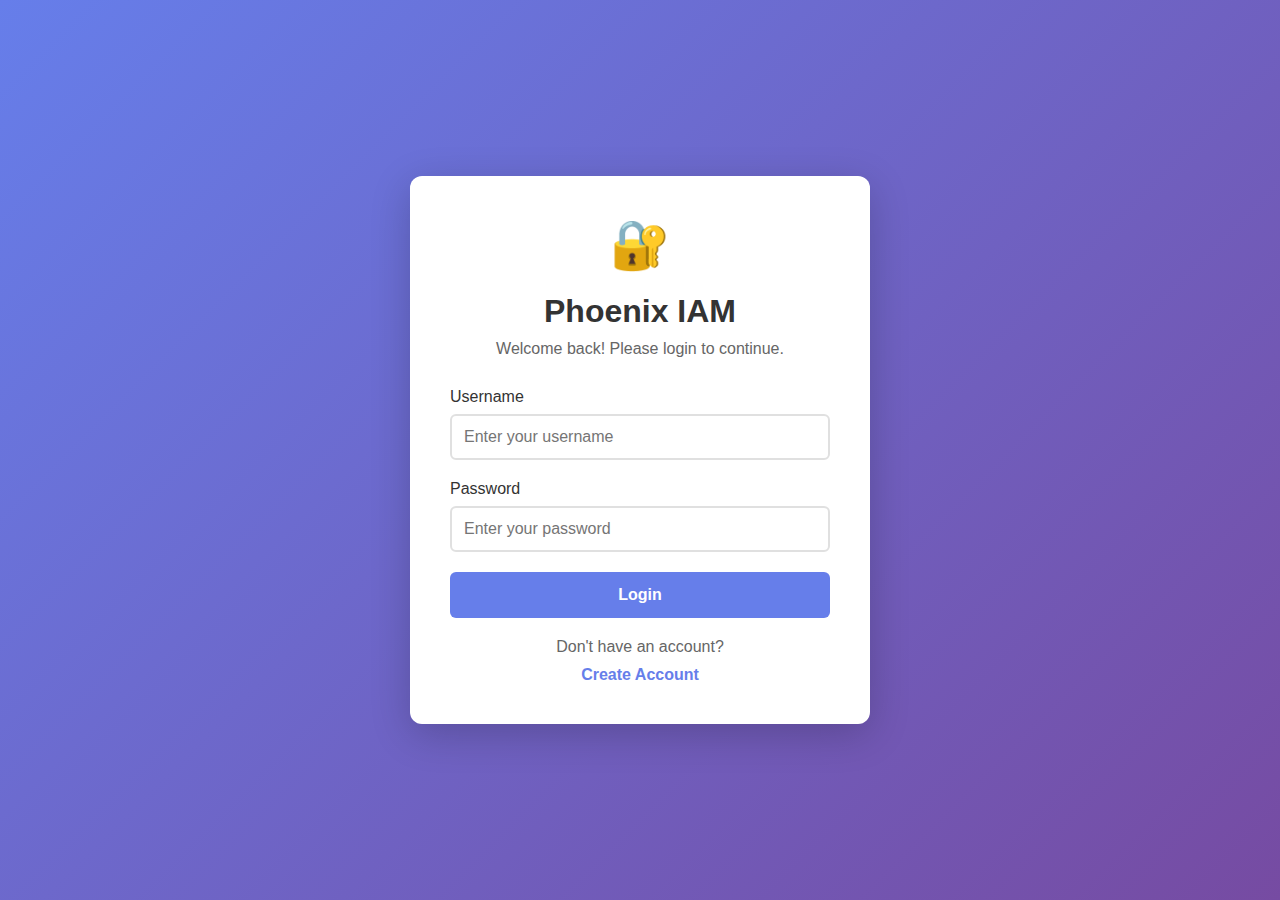
<file: target/phoenix-iam/index.html>
<!DOCTYPE html>
<html lang="en">
<head>
    <meta charset="UTF-8">
    <meta name="viewport" content="width=device-width, initial-scale=1.0">
    <title>�� Phoenix IAM</title>
    <link rel="stylesheet" href="styles.css">
    <link rel="manifest" href="manifest.json">
</head>
<body>
    <div class="login-container">
        <div class="login-card">
            <div class="logo">🔐</div>
            <h1>Phoenix IAM</h1>
            <p class="subtitle">Welcome back! Please login to continue.</p>

            <form id="loginForm">
                <div class="form-group">
                    <label for="username">Username</label>
                    <input type="text" id="username" placeholder="Enter your username" required autocomplete="username">
                </div>

                <div class="form-group">
                    <label for="password">Password</label>
                    <input type="password" id="password" placeholder="Enter your password" required autocomplete="current-password">
                </div>

                <div class="form-group" id="totp-group" style="display: none;">
                    <label for="totp">Authenticator Code</label>
                    <input type="text" id="totp" placeholder="000000" maxlength="6" pattern="[0-9]{6}" autocomplete="one-time-code" style="text-align: center; font-size: 20px; letter-spacing: 5px;">
                    <small>Enter the 6-digit code from your authenticator app</small>
                </div>

                <button type="submit" class="login-btn">Login</button>
            </form>

            <div id="error-message" class="error-message" style="display: none;"></div>

            <div class="footer">
                <p>Don't have an account?</p>
                <button type="button" id="toggleFormBtn" class="create-account-btn">Create Account</button>
            </div>
        </div>
    </div>

    <script src="js/app.js"></script>
</body>
</html>
</file>
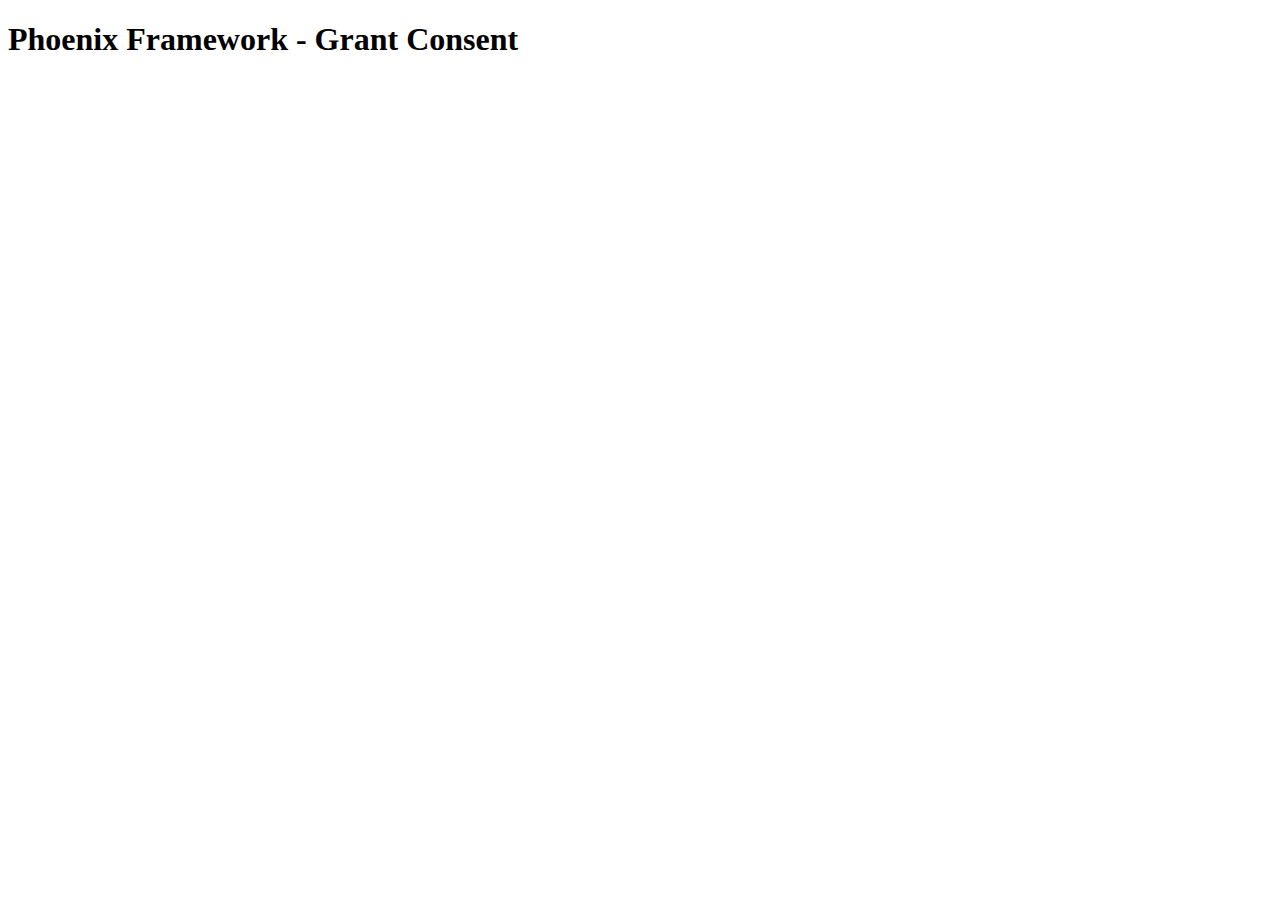
<file: target/classes/consent.html>
<!DOCTYPE html>
<html lang="en">
<head>
    <meta charset="UTF-8">
    <title>Phoenix Framework - Grant Consent</title>
</head>
<body>
    <h1>Phoenix Framework - Grant Consent</h1>
</body>
</html>
</file>
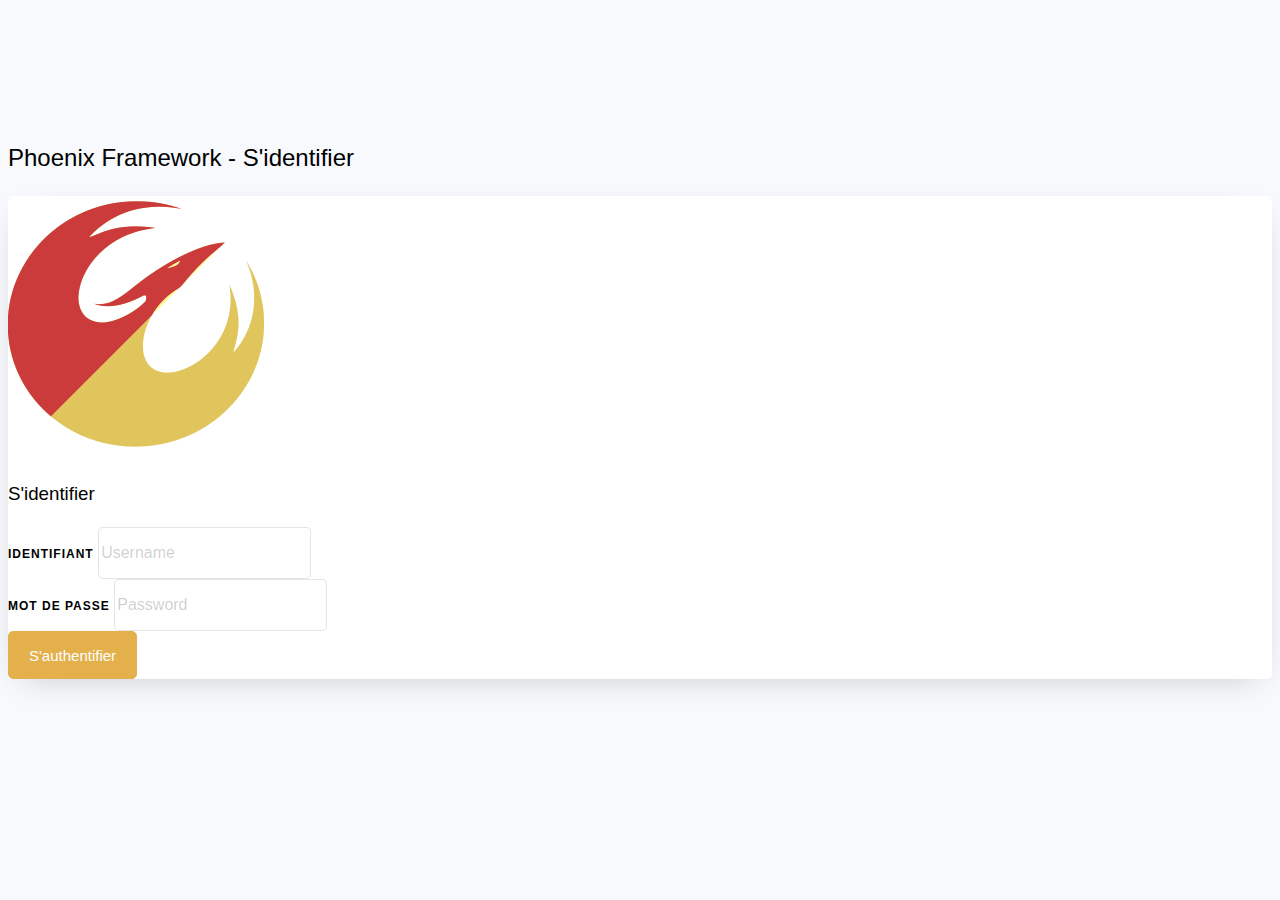
<file: target/classes/login.html>
<!doctype html>
<html lang="en">
<head>
    <meta charset="utf-8">
    <meta name="viewport" content="width=device-width, initial-scale=1">
    <title>Phoenix Framework - Sign In</title>
    <link href="https://cdn.jsdelivr.net/npm/bootstrap@5.2.3/dist/css/bootstrap.min.css" rel="stylesheet" integrity="sha384-rbsA2VBKQhggwzxH7pPCaAqO46MgnOM80zW1RWuH61DGLwZJEdK2Kadq2F9CUG65" crossorigin="anonymous">
    <style>
        body {
            font-family: "Lato", Arial, sans-serif;
            font-size: 16px;
            line-height: 1.8;
            font-weight: normal;
            background: #f8f9fd;
            color: gray; }

        a {
            -webkit-transition: .3s all ease;
            -o-transition: .3s all ease;
            transition: .3s all ease;
            color: #e3b04b; }
        a:hover, a:focus {
            text-decoration: none !important;
            outline: none !important;
            -webkit-box-shadow: none;
            box-shadow: none; }

        h1, h2, h3, h4, h5, h6{
            line-height: 1.5;
            font-weight: 400;
            font-family: "Lato", Arial, sans-serif;
            color: #000; }
        .ftco-section {
            padding: 7em 0; }
        .wrap {
            width: 100%;
            overflow: hidden;
            background: #fff;
            border-radius: 5px;
            -webkit-box-shadow: 0px 10px 34px -15px rgba(0, 0, 0, 0.24);
            -moz-box-shadow: 0px 10px 34px -15px rgba(0, 0, 0, 0.24);
            box-shadow: 0px 10px 34px -15px rgba(0, 0, 0, 0.24); }
        .login-wrap {
            width: 60%; }
        @media (max-width: 1024px) {
            .login-wrap {
                width: 100%; } }
        @media (max-width: 767.98px) {
            .wrap .img {
                height: 250px; } }

        .login-wrap {
            position: relative;
            background: #fff;
            background-font-weight: 300; }

        .form-group {
            position: relative; }
        .form-group .label {
            font-size: 12px;
            text-transform: uppercase;
            letter-spacing: 1px;
            color: #000;
            font-weight: 700; }
        .form-group a {
            color: gray; }

        .form-control {
            height: 48px;
            background: #fff;
            color: #000;
            font-size: 16px;
            border-radius: 5px;
            -webkit-box-shadow: none;
            box-shadow: none;
            border: 1px solid rgba(0, 0, 0, 0.1); }
        .form-control::-webkit-input-placeholder {
            /* Chrome/Opera/Safari */
            color: rgba(0, 0, 0, 0.2) !important; }
        .form-control::-moz-placeholder {
            /* Firefox 19+ */
            color: rgba(0, 0, 0, 0.2) !important; }
        .form-control:-ms-input-placeholder {
            /* IE 10+ */
            color: rgba(0, 0, 0, 0.2) !important; }
        .form-control:-moz-placeholder {
            /* Firefox 18- */
            color: rgba(0, 0, 0, 0.2) !important; }
        .form-control:focus, .form-control:active {
            outline: none !important;
            -webkit-box-shadow: none;
            box-shadow: none;
            border: 1px solid #e3b04b; }

        .social-media {
            position: relative;
            width: 100%; }
        .social-media .social-icon {
            display: block;
            width: 40px;
            height: 40px;
            background: transparent;
            border: 1px solid rgba(0, 0, 0, 0.05);
            font-size: 16px;
            margin-right: 5px;
            border-radius: 50%; }
        .social-media .social-icon span {
            color: #999999; }
        .social-media .social-icon:hover, .social-media .social-icon:focus {
            background: #e3b04b; }
        .social-media .social-icon:hover span, .social-media .social-icon:focus span {
            color: #fff; }

        .checkbox-wrap {
            display: block;
            position: relative;
            padding-left: 30px;
            margin-bottom: 12px;
            cursor: pointer;
            font-size: 16px;
            font-weight: 500;
            -webkit-user-select: none;
            -moz-user-select: none;
            -ms-user-select: none;
            user-select: none; }

        /* Hide the browser's default checkbox */
        .checkbox-wrap input {
            position: absolute;
            opacity: 0;
            cursor: pointer;
            height: 0;
            width: 0; }

        /* Create a custom checkbox */
        .checkmark {
            position: absolute;
            top: 0;
            left: 0; }

        /* Create the checkmark/indicator (hidden when not checked) */
        .checkmark:after {
            content: "\f0c8";
            font-family: "FontAwesome";
            position: absolute;
            color: rgba(0, 0, 0, 0.1);
            font-size: 20px;
            margin-top: -4px;
            -webkit-transition: 0.3s;
            -o-transition: 0.3s;
            transition: 0.3s; }
        @media (prefers-reduced-motion: reduce) {
            .checkmark:after {
                -webkit-transition: none;
                -o-transition: none;
                transition: none; } }

        /* Show the checkmark when checked */
        .checkbox-wrap input:checked ~ .checkmark:after {
            display: block;
            content: "\f14a";
            font-family: "FontAwesome";
            color: rgba(0, 0, 0, 0.2); }

        /* Style the checkmark/indicator */
        .checkbox-primary {
            color: #e3b04b; }
        .checkbox-primary input:checked ~ .checkmark:after {
            color: #e3b04b; }

        .btn {
            cursor: pointer;
            -webkit-box-shadow: none !important;
            box-shadow: none !important;
            font-size: 15px;
            padding: 10px 20px; }
        .btn:hover, .btn:active, .btn:focus {
            outline: none; }
        .btn.btn-primary {
            background: #e3b04b !important;
            border: 1px solid #e3b04b !important;
            color: #fff !important; }
        .btn.btn-primary:hover {
            border: 1px solid #e3b04b;
            background: transparent;
            color: #e3b04b; }
        .btn.btn-primary.btn-outline-primary {
            border: 1px solid #e3b04b;
            background: transparent;
            color: #e3b04b; }
        .btn.btn-primary.btn-outline-primary:hover {
            border: 1px solid transparent;
            background: #e3b04b;
            color: #fff; }
    </style>
    <script>
        function parseQueryString(string) {
            if(string == "") { return {}; }
            var segments = string.split("&").map(s => s.split("=") );
            var queryString = {};
            segments.forEach(s => queryString[s[0]] = s[1]);
            return queryString;
        }
        function base64ArrayBuffer(arrayBuffer) {
            let base64    = '';
            const encodings = 'ABCDEFGHIJKLMNOPQRSTUVWXYZabcdefghijklmnopqrstuvwxyz0123456789+/';

            let bytes         = new Uint8Array(arrayBuffer);
            let byteLength    = bytes.byteLength;
            let byteRemainder = byteLength % 3;
            let mainLength    = byteLength - byteRemainder;

            let a, b, c, d;
            let chunk;

            // Main loop deals with bytes in chunks of 3
            for (let i = 0; i < mainLength; i = i + 3) {
                // Combine the three bytes into a single integer
                chunk = (bytes[i] << 16) | (bytes[i + 1] << 8) | bytes[i + 2];

                // Use bitmasks to extract 6-bit segments from the triplet
                a = (chunk & 16515072) >> 18; // 16515072 = (2^6 - 1) << 18
                b = (chunk & 258048)   >> 12; // 258048   = (2^6 - 1) << 12
                c = (chunk & 4032)     >>  6; // 4032     = (2^6 - 1) << 6
                d = chunk & 63;               // 63       = 2^6 - 1

                // Convert the raw binary segments to the appropriate ASCII encoding
                base64 += encodings[a] + encodings[b] + encodings[c] + encodings[d];
            }

            // Deal with the remaining bytes and padding
            if (byteRemainder === 1) {
                chunk = bytes[mainLength];

                a = (chunk & 252) >> 2; // 252 = (2^6 - 1) << 2

                // Set the 4 least significant bits to zero
                b = (chunk & 3)   << 4; // 3   = 2^2 - 1

                base64 += encodings[a] + encodings[b] + '==';
            } else if (byteRemainder === 2) {
                chunk = (bytes[mainLength] << 8) | bytes[mainLength + 1];

                a = (chunk & 64512) >> 10; // 64512 = (2^6 - 1) << 10
                b = (chunk & 1008)  >>  4; // 1008  = (2^6 - 1) << 4

                // Set the 2 least significant bits to zero
                c = (chunk & 15)    <<  2; // 15    = 2^4 - 1

                base64 += encodings[a] + encodings[b] + encodings[c] + '=';
            }

            return base64;
        }


        /**
         * Use SHA-384: 384 bits = 48 bytes = 64 chars in Base64
         * @param username The username associated with the password
         * @param password The password for which we need to increase entropy
         * @returns {Promise<ArrayBuffer>}
         */
        function increaseEntropy(username,password) {
            const encoder = new window.TextEncoder();
            const data = encoder.encode(username+"@phoenix.xyz:"+password);
            return window.crypto.subtle.digest("SHA-384", data).then((hash)=>{
                return base64ArrayBuffer(hash);
            }).catch((error)=>{
                console.log(error);
            });
        }

        async function signIn(e){
            e.preventDefault();
            let loginForm = document.getElementById('signInForm');
            let payload = new FormData(loginForm);
            let pwd = await increaseEntropy(payload.get('username'),payload.get('password'));
            payload.set('password',pwd);
            let	myHeaders = new Headers();
            myHeaders.append("Content-Type", "application/x-www-form-urlencoded");
            let options = {
                method: 'POST',
                headers: myHeaders,
                mode: 'cors',
                cache: 'no-cache',
                credentials: 'same-origin',
                redirect: 'follow',
                body: new URLSearchParams(payload)
            };
            fetch(`${loginForm.action}`, options)
                .then(response => {
                    // HTTP See Other 303 response
                    if(response.redirected){
                        window.location = response.url;
                    }
                }).catch(function(err) {
                    console.info(err + " url: " + `${loginForm.action}`);
                });
        }
    </script>
</head>
<body>
<section class="ftco-section">
    <div class="container">
        <div class="row justify-content-center">
            <div class="col-md-6 text-center mb-5">
                <h2 class="heading-section">Phoenix Framework - S'identifier</h2>
            </div>
        </div>
        <div class="row justify-content-center">
            <div class="col-md-12 col-lg-10">
                <div class="wrap d-md-flex">
                    <div class="row text-center">
                        <img class="center-block" alt="" src="[data-uri]" />
                    </div>
                    <div class="login-wrap p-4 p-md-5">
                        <div class="d-flex">
                            <div class="w-100">
                                <h3 class="mb-4">S'identifier</h3>
                            </div>
                        </div>
                        <form method="post" action="login/authorization" class="signin-form needs-validation" id="signInForm" novalidate>
                            <div class="form-group mb-3">
                                <label class="label" for="username">Identifiant</label>
                                <input name="username" id="username" type="text" class="form-control" placeholder="Username" required="true"/>
                            </div>
                            <div class="form-group mb-3">
                                <label class="label" for="password">Mot de Passe</label>
                                <input id="password" name="password" type="password" class="form-control" placeholder="Password" required="true"/>
                            </div>
                            <div class="form-group">
                                <input type="hidden" id="signInId" name="signInId"/>
                                <button id="modeButton" type="submit" class="form-control btn btn-primary rounded submit px-3">S'authentifier</button>
                            </div>
                        </form>
                    </div>
                </div>
            </div>
        </div>
    </div>
</section>
<script>
    let q = parseQueryString(window.location.search.substring(1));
    let loginForm = document.getElementById('signInForm');
    let base = loginForm.getAttribute("action");
    loginForm.setAttribute("action",base+"?response_type="+q.response_type+"&code_challenge="+q.code_challenge+"&state="+q.state);
    loginForm.addEventListener('submit',signIn);
</script>
</body>
</html>
</file>
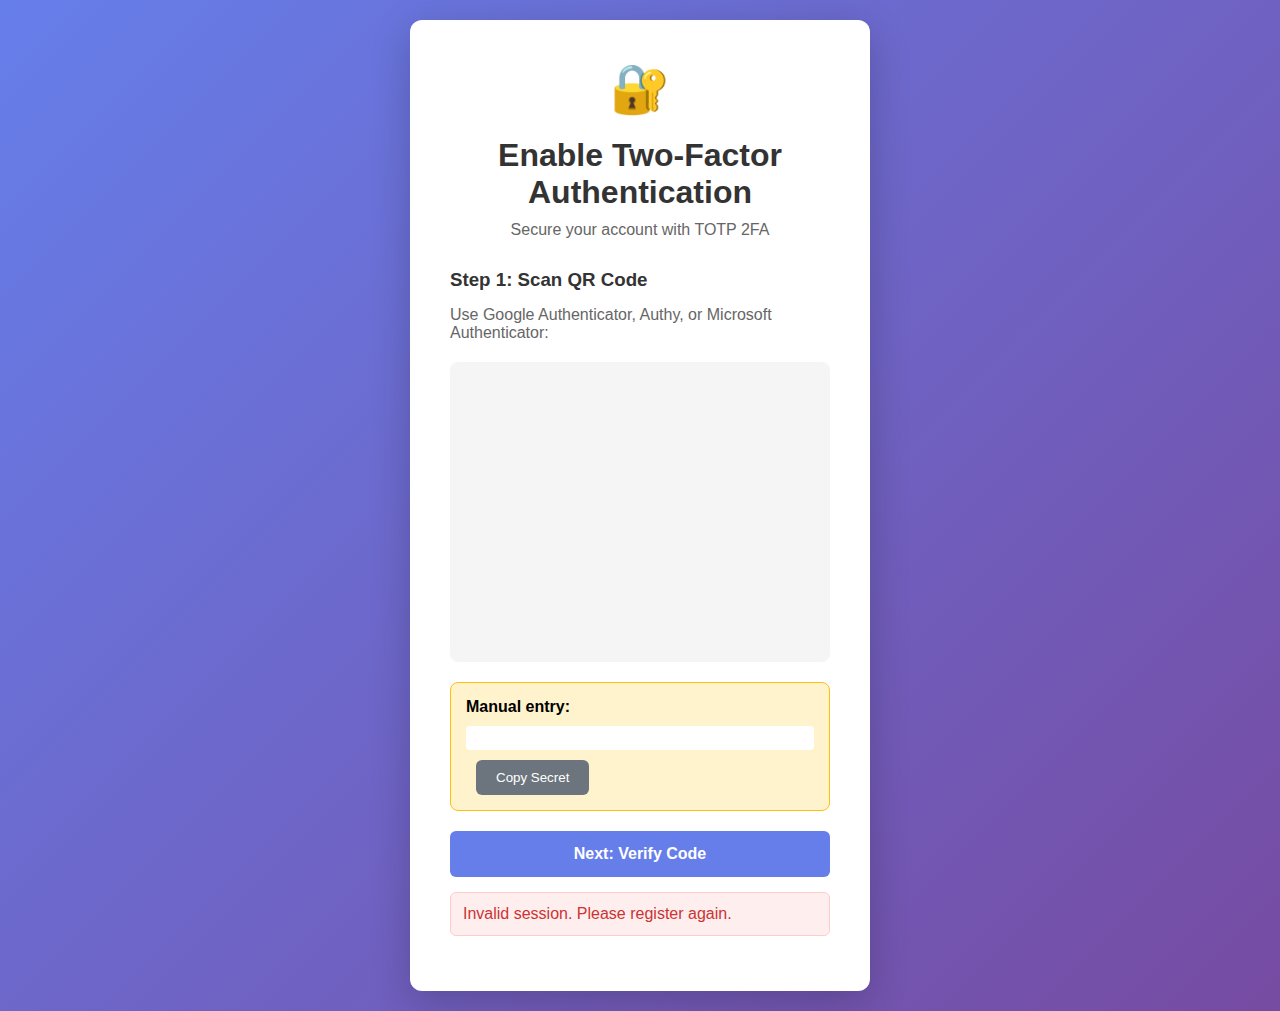
<file: target/phoenix-iam/mfa-enroll.html>
<!DOCTYPE html>
<html lang="en">
<head>
    <meta charset="UTF-8">
    <meta name="viewport" content="width=device-width, initial-scale=1.0">
    <title>🔐 Phoenix IAM - Enable 2FA</title>
    <link rel="stylesheet" href="styles.css">
</head>
<body>
    <div class="login-container">
        <div class="login-card mfa-card">
            <div class="logo">🔐</div>
            <h1>Enable Two-Factor Authentication</h1>
            <p class="subtitle">Secure your account with TOTP 2FA</p>

            <div id="enrollment-steps">
                <div id="step-qr" class="enrollment-step active">
                    <h3>Step 1: Scan QR Code</h3>
                    <p>Use Google Authenticator, Authy, or Microsoft Authenticator:</p>
                    <div id="qr-container"></div>
                    <div class="secret-box">
                        <p><strong>Manual entry:</strong></p>
                        <code id="totp-secret"></code>
                        <button type="button" id="copy-secret" class="secondary-btn">Copy Secret</button>
                    </div>
                    <button type="button" id="btn-next" class="login-btn">Next: Verify Code</button>
                </div>

                <div id="step-verify" class="enrollment-step">
                    <h3>Step 2: Verify Code</h3>
                    <p>Enter the 6-digit code from your authenticator app:</p>
                    <form id="verify-form">
                        <div class="form-group">
                            <input type="text" id="totp-code" placeholder="000000" maxlength="6" pattern="[0-9]{6}" required autocomplete="one-time-code" style="text-align: center; font-size: 24px; letter-spacing: 8px; font-family: monospace;">
                        </div>
                        <button type="submit" class="login-btn">Verify & Enable 2FA</button>
                        <button type="button" id="btn-back" class="secondary-btn">Back</button>
                    </form>
                    <div id="verify-error" class="error-message" style="display: none;"></div>
                </div>

                <div id="step-success" class="enrollment-step">
                    <div style="font-size: 48px; text-align: center; color: #4CAF50; margin: 20px 0;">✓</div>
                    <h3>2FA Enabled Successfully!</h3>
                    <p>Your account is now protected with two-factor authentication.</p>
                    <button type="button" id="btn-continue" class="login-btn">Continue to Login</button>
                </div>
            </div>

            <div id="loading" style="display: none; text-align: center; padding: 20px;">
                <p>Processing...</p>
            </div>

            <div id="error-message" class="error-message" style="display: none;"></div>
        </div>
    </div>

    <script src="js/mfa-enroll.js"></script>
</body>
</html>
</file>
<file: target/phoenix-iam/styles.css>
* { margin: 0; padding: 0; box-sizing: border-box; }
body { font-family: -apple-system, BlinkMacSystemFont, 'Segoe UI', Roboto, Oxygen, Ubuntu, Cantarell, sans-serif; background: linear-gradient(135deg, #667eea 0%, #764ba2 100%); min-height: 100vh; display: flex; align-items: center; justify-content: center; }
.login-container { width: 100%; max-width: 500px; padding: 20px; }
.login-card { background: white; border-radius: 12px; padding: 40px; box-shadow: 0 10px 40px rgba(0,0,0,0.2); }
.logo { font-size: 48px; text-align: center; margin-bottom: 20px; }
h1 { color: #333; text-align: center; margin-bottom: 10px; }
.subtitle { color: #666; text-align: center; margin-bottom: 30px; }
.form-group { margin-bottom: 20px; }
label { display: block; margin-bottom: 8px; color: #333; font-weight: 500; }
input[type="text"], input[type="email"], input[type="password"] { width: 100%; padding: 12px; border: 2px solid #e0e0e0; border-radius: 6px; font-size: 16px; transition: border-color 0.3s; }
input:focus { outline: none; border-color: #667eea; }
small { display: block; margin-top: 5px; color: #666; font-size: 14px; }
.login-btn { width: 100%; padding: 14px; background: #667eea; color: white; border: none; border-radius: 6px; font-size: 16px; font-weight: 600; cursor: pointer; transition: background 0.3s; }
.login-btn:hover { background: #5568d3; }
.login-btn:disabled { background: #ccc; cursor: not-allowed; }
.error-message { padding: 12px; background: #fee; border: 1px solid #fcc; border-radius: 6px; color: #c33; margin: 15px 0; }
.footer { text-align: center; margin-top: 20px; }
.footer p { color: #666; margin-bottom: 10px; }
.create-account-btn { background: none; border: none; color: #667eea; cursor: pointer; font-weight: 600; font-size: 16px; }
.create-account-btn:hover { text-decoration: underline; }
.mfa-card { max-width: 600px; }
.enrollment-step { display: none; }
.enrollment-step.active { display: block; }
#qr-container { text-align: center; padding: 30px; background: #f5f5f5; border-radius: 8px; margin: 20px 0; min-height: 300px; display: flex; align-items: center; justify-content: center; }
#qr-container img { max-width: 250px; height: auto; }
.secret-box { background: #fff3cd; border: 1px solid #ffc107; border-radius: 8px; padding: 15px; margin: 20px 0; }
.secret-box code { display: block; background: white; padding: 12px; border-radius: 4px; font-family: 'Courier New', monospace; letter-spacing: 3px; margin: 10px 0; }
.secondary-btn { background: #6c757d; color: white; border: none; padding: 10px 20px; border-radius: 6px; cursor: pointer; margin-left: 10px; }
.secondary-btn:hover { background: #5a6268; }
h3 { color: #333; margin-bottom: 15px; }
h3 + p { color: #666; margin-bottom: 20px; }
</file>
